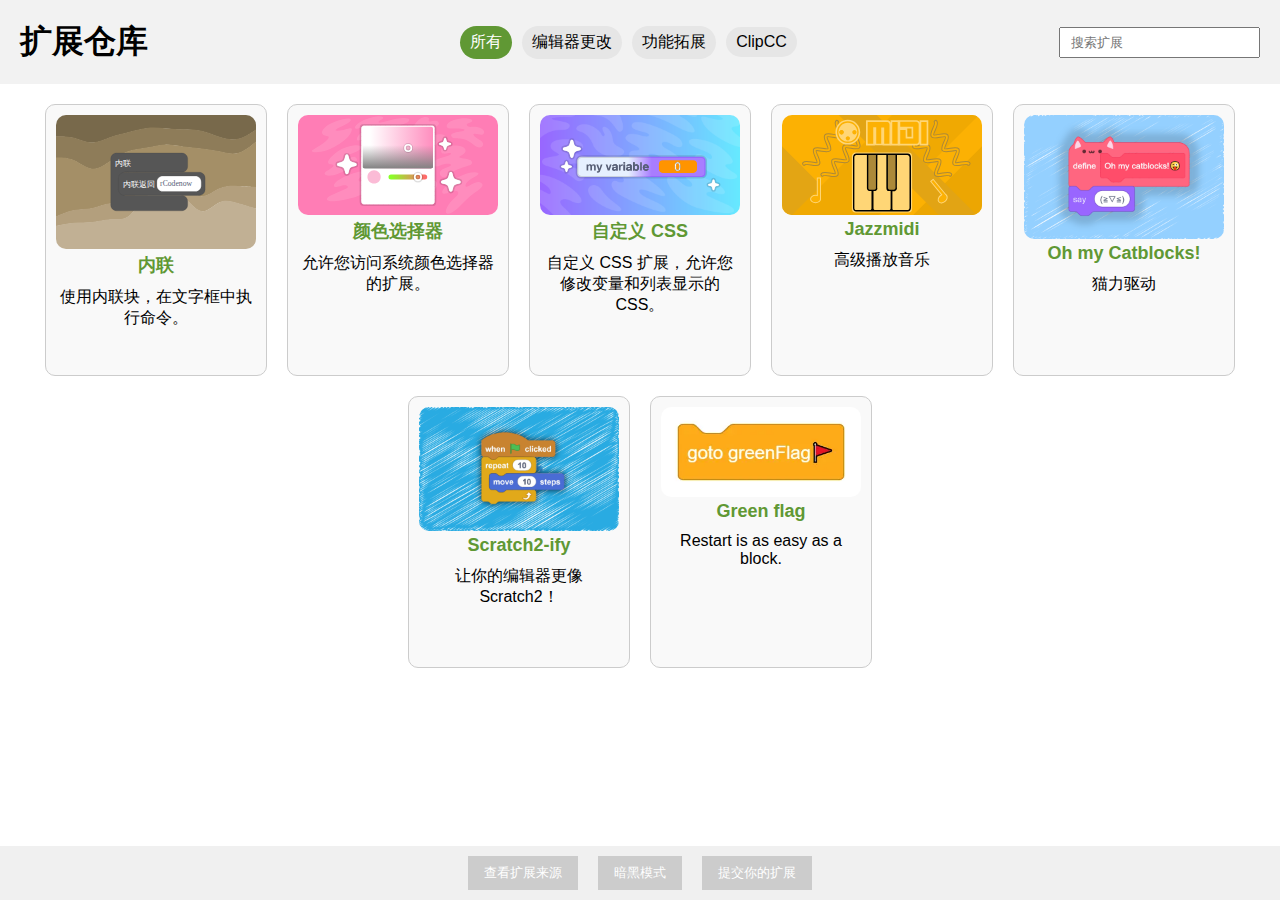
<file: index.html>
<!DOCTYPE html>
  <html lang="en">
  <link rel="shortcut icon" href="favicon.ico">
  <head>
    <meta charset="UTF-8">
    <meta name="viewport" content="width=device-width, initial-scale=1.0">
    <title>扩展仓库</title>
    <link rel="stylesheet" href="styles.css">
  </head>
  <body>
    <header>
      <div class="header-top">
        <h1>扩展仓库</h1>
        <div class="tags">
          <span class="tag active" data-tag="所有">所有</span>
          <span class="tag" data-tag="编辑器更改">编辑器更改</span>
          <span class="tag" data-tag="功能拓展">功能拓展</span>
          <span class="tag" data-tag="ClipCC">ClipCC</span>
        </div>
        <input type="text" id="searchInput" placeholder="搜索扩展">
      </div>
    </header>
    <main id="extensionContainer">
      <div class="extension" data-tags="编辑器更改">
        <img src="./extensions/inline/main.svg" alt="Inline">
        <span class="extension-name">内联</span>
        <p>使用内联块，在文字框中执行命令。</p>
        <div class="overlay">
          <span class="tooltip" data-copy="extensions/inline/main.js">复制扩展</span>
          <span class="tooltip" start="extensions/inline/main.js"id="openExtension">启动</span>
        </div>
      </div>
      <div class="extension" data-tags="功能拓展">
        <img src="./extensions/colorpicker/ColorPicker.svg" alt="ColorPicker">
        <span class="extension-name">颜色选择器</span>
        <p>允许您访问系统颜色选择器的扩展。</p>
        <div class="overlay">
          <span class="tooltip" data-copy="extensions/colorpicker/main.js">复制扩展</span>
          <span class="tooltip" start="extensions/colorpicker/main.js"id="openExtension">打开页面</span>
        </div>
      </div>
      <div class="extension" data-tags="编辑器更改">
        <img src="./extensions/customcss/CustomCSS.svg" alt="customcss">
        <span class="extension-name">自定义 CSS</span>
        <p>自定义 CSS 扩展，允许您修改变量和列表显示的 CSS。</p>
        <div class="overlay">
          <span class="tooltip" data-copy="extensions/customcss/main.js">复制扩展</span>
          <span class="tooltip" start="extensions/customcss/main.js"id="openExtension">打开页面</span>
        </div>
      </div>
      <div class="extension" data-tags="功能拓展">
        <img src="./extensions/jazzmidi/jazzmidi.svg" alt="jazzmidi">
        <span class="extension-name">Jazzmidi</span>
        <p>高级播放音乐</p>
        <div class="overlay">
          <span class="tooltip" data-copy="extensions/jazzmidi/main.js">复制扩展</span>
          <span class="tooltip" start="extensions/jazzmidi/main.js"id="openExtension">打开页面</span>
        </div> 
      </div>
      <div class="extension" data-tags="ClipCC">
        <img src="./extensions/ohmycatblocks/sinangentoo.ohmycatblocks.png" alt="ohmycatblocks">
        <span class="extension-name">Oh my Catblocks!</span>
        <p>猫力驱动</p>
        <div class="overlay">
          <span class="tooltip" data-copy="extensions/ohmycatblocks/main.ccx">复制扩展</span>
          <span class="tooltip" start="extensions/ohmycatblocks/main.ccx"id="openExtension">打开页面</span>
        </div>
      </div>
      <div class="extension" data-tags="ClipCC">
        <img src="./extensions/scratch2ify/89a9f8ff-c5bc-4e3a-bf0c-0f1762bee52f.png" alt="scratch2ify">
        <span class="extension-name">Scratch2-ify</span>
        <p>让你的编辑器更像Scratch2！</p>
        <div class="overlay">
          <span class="tooltip" data-copy="extensions/scratch2ify/main.ccx">复制扩展</span>
          <span class="tooltip" start="extensions/scratch2ify/main.ccx"id="openExtension">打开页面</span>
        </div>
      </div>
      <div class="extension" data-tags="ClipCC">
        <img src="./extensions/greenflag/nhjr.restart_project.png" alt="greenflag">
        <span class="extension-name">Green flag</span>
        <p>Restart is as easy as a block.</p>
        <div class="overlay">
          <span class="tooltip" data-copy="extensions/greenflag/main.ccx">复制扩展</span>
          <span class="tooltip" start="extensions/greenflag/main.ccx"id="openExtension">打开页面</span>
        </div>
      </div>
      <!-- 其他扩展项 -->
    </main>
    <script src="script.js"></script>
  </body>
  <footer>
    <div class="footer-buttons">
      <button id="seeToggle" class="footer-button">查看扩展来源</button>
      <button id="darkModeToggle" class="footer-button">暗黑模式</button>
      <button id="addToggle" class="footer-button">提交你的扩展</button>
    </div>
  </footer>
  </html>
</file>
<file: styles.css>
body {
  font-family: Arial, sans-serif;
  margin: 0;
  padding: 0;
}

header {
  background-color: #f2f2f2;
  padding: 20px;
}

.dark-mode header {
  background-color: #333333;
  /* 暗黑模式下的背景色 */
  color: #ffffff;
  /* 暗黑模式下的文本颜色 */
    padding: 20px;
}

.header-top {
  display: flex;
  align-items: center;
  justify-content: space-between;
}

h1 {
  margin: 0;
}
.tags {
  display: flex;
  align-items: center;
  justify-content: center;
  flex-grow: 1;
  margin-left: 40px;
}

.tag {
  cursor: pointer;
  padding: 6px 10px;
  background-color: #e6e6e6;
  border-radius: 20px;
  margin-left: 10px;
}

.dark-mode .tag {
  cursor: pointer;
  padding: 6px 10px;
  background-color: #525252;
  border-radius: 20px;
  margin-left: 10px;
}

.tag.active {
  background-color: #609834;
  color: #fff;
}

#searchInput {
  padding: 6px 10px;
  margin-left: auto;
}

.dark-mode #searchInput {
  padding: 6px 10px;
  margin-left: auto;
  background-color: #333333; /* 暗黑模式下的背景色 */
  color: #ffffff; /* 暗黑模式下的文本颜色 */
}

#extensionContainer {
  display: grid;
  grid-template-columns: repeat(auto-fit, minmax(200px, 1fr));
  grid-gap: 20px;
  margin: 20px;
}

.extension {
  background-color: #f9f9f9;
  border: 1px solid #ccc;
  padding: 10px;
  border-radius: 10px;
  text-align: center;
  position: relative;
}
.dark-mode .extension {
  border: 1px solid #222222;
}

.extension img {
  width: 100%;
  max-height: 200px;
  object-fit: cover;
  border-radius: 10px;
}

.extension p {
  margin: 10px 0;
}

.overlay {
  position: absolute;
  top: 0;
  left: 0;
  width: 100%;
  height: 100%;
  background-color: rgba(0, 0, 0, 0.7);
  display: flex;
  align-items: center;
  justify-content: center;
  opacity: 0;
  transition: opacity 0.3s ease;
  border-radius: 10px;
}

.extension:hover .overlay {
  opacity: 1;
}

.tooltip {
  padding: 10px;
  background-color: #fff;
  color: #000;
  border-radius: 5px;
  margin: 0 5px;
  cursor: pointer;
}

.tooltip:hover {
  background-color: #609834;
  color: #fff;
}

.tag.active::after {
  content: '';
  position: absolute;
  bottom: -5px;
  left: 0;
  width: 100%;
  height: 3px;
  background-color: #609834;
  transition: transform 0.3s ease;
  transform: scaleX(0);
}

.tag.active:hover::after {
  transform: scaleX(0);
}

#extensionContainer {
  display: flex;
  flex-wrap: wrap;
  justify-content: center;
  margin: 20px;
}

.extension {
  width: 200px;
  height: 250px;
  background-color: #f9f9f9;
  /* 亮色模式下的背景色 */
  color: #000000;
  /* 亮色模式下的文本颜色 */
  /* 其他样式规则 */
}

.dark-mode .extension {
  width: 200px;
  height: 250px;
  background-color: #333333;
  /* 暗黑模式下的背景色 */
  color: #ffffff;
  /* 暗黑模式下的文本颜色 */
}

.extension-name {
  font-weight: bold;
  color: #609834;
  /* 例如，使用蓝色突出显示扩展名称 */
  font-size: 18px;
  /* 例如，调整字体大小 */
}

#darkModeToggle {
  cursor: pointer;
  color: #fff;
  transition: color 0.3s ease;
  /* 添加过渡效果 */
}

.dark-mode #darkModeToggle {
  color: #609834;
  /* 设置暗黑模式下图标的颜色 */
}

/* 亮色模式 */
.light-mode {
  background-color: #ffffff;
  /* 设置亮色模式下的背景色 */
  color: #000000;
  /* 设置亮色模式下的文本颜色 */
}

/* 暗黑模式 */
.dark-mode {
  background-color: #000000;
  /* 设置暗黑模式下的背景色 */
  color: #ffffff;
  /* 设置暗黑模式下的文本颜色 */
}

footer {
  position: fixed;
  bottom: 0;
  left: 0;
  width: 100%;
  background-color: #f0f0f0;
  text-align: center;
  padding: 10px 0;
}

.dark-mode footer {
  position: fixed;
  bottom: 0;
  left: 0;
  width: 100%;
  background-color: #313131;
  text-align: center;
  padding: 10px 0;
}

.footer-buttons {
  display: flex;
  justify-content: center;
}

.footer-button {
  margin: 0 10px;
  padding: 8px 16px;
  border: none;
  background-color: #ccc;
  color: #fff;
  cursor: pointer;
  transition: background-color 0.3s;
}

.dark-mode .footer-button {
  margin: 0 10px;
  padding: 8px 16px;
  border: none;
  background-color: #292929;
  color: #f1f1f1;
  cursor: pointer;
  transition: background-color 0.3s;
}

.footer-button:hover {
  background-color: #999;
}
</file>
